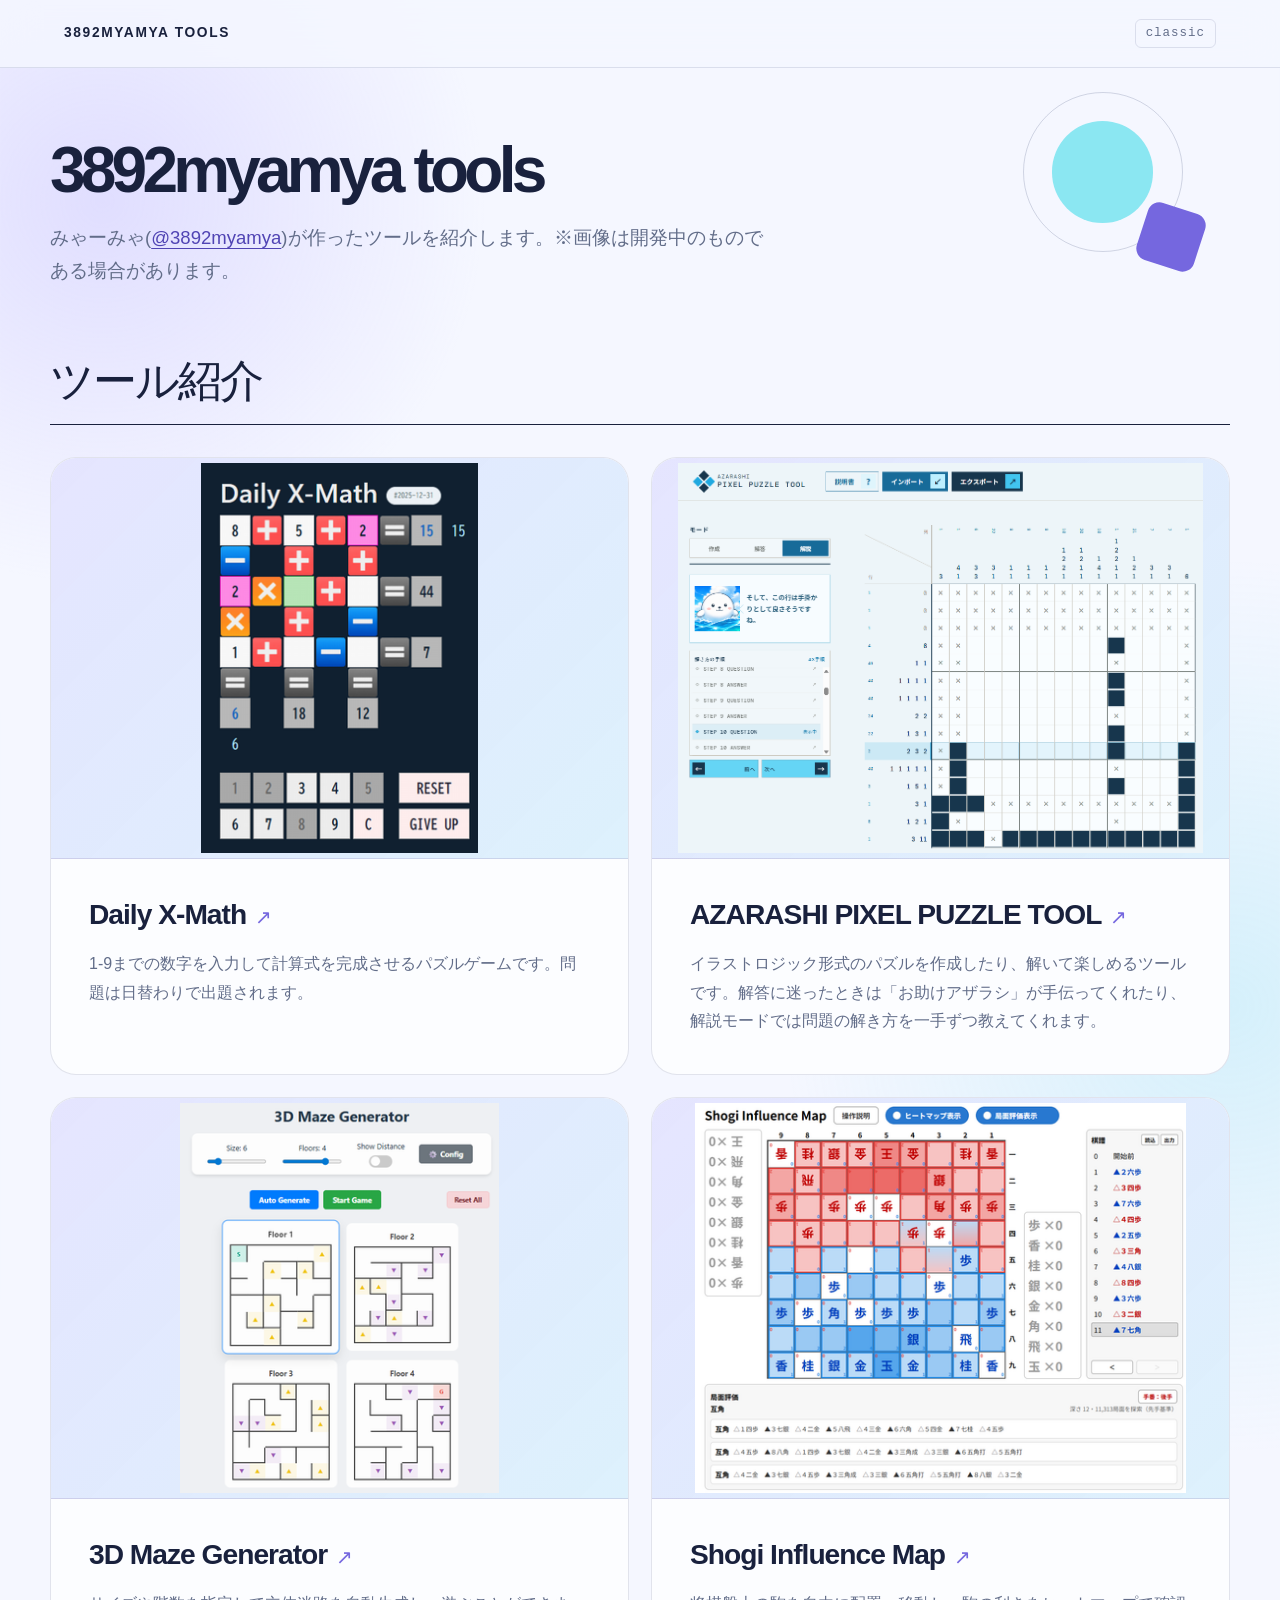
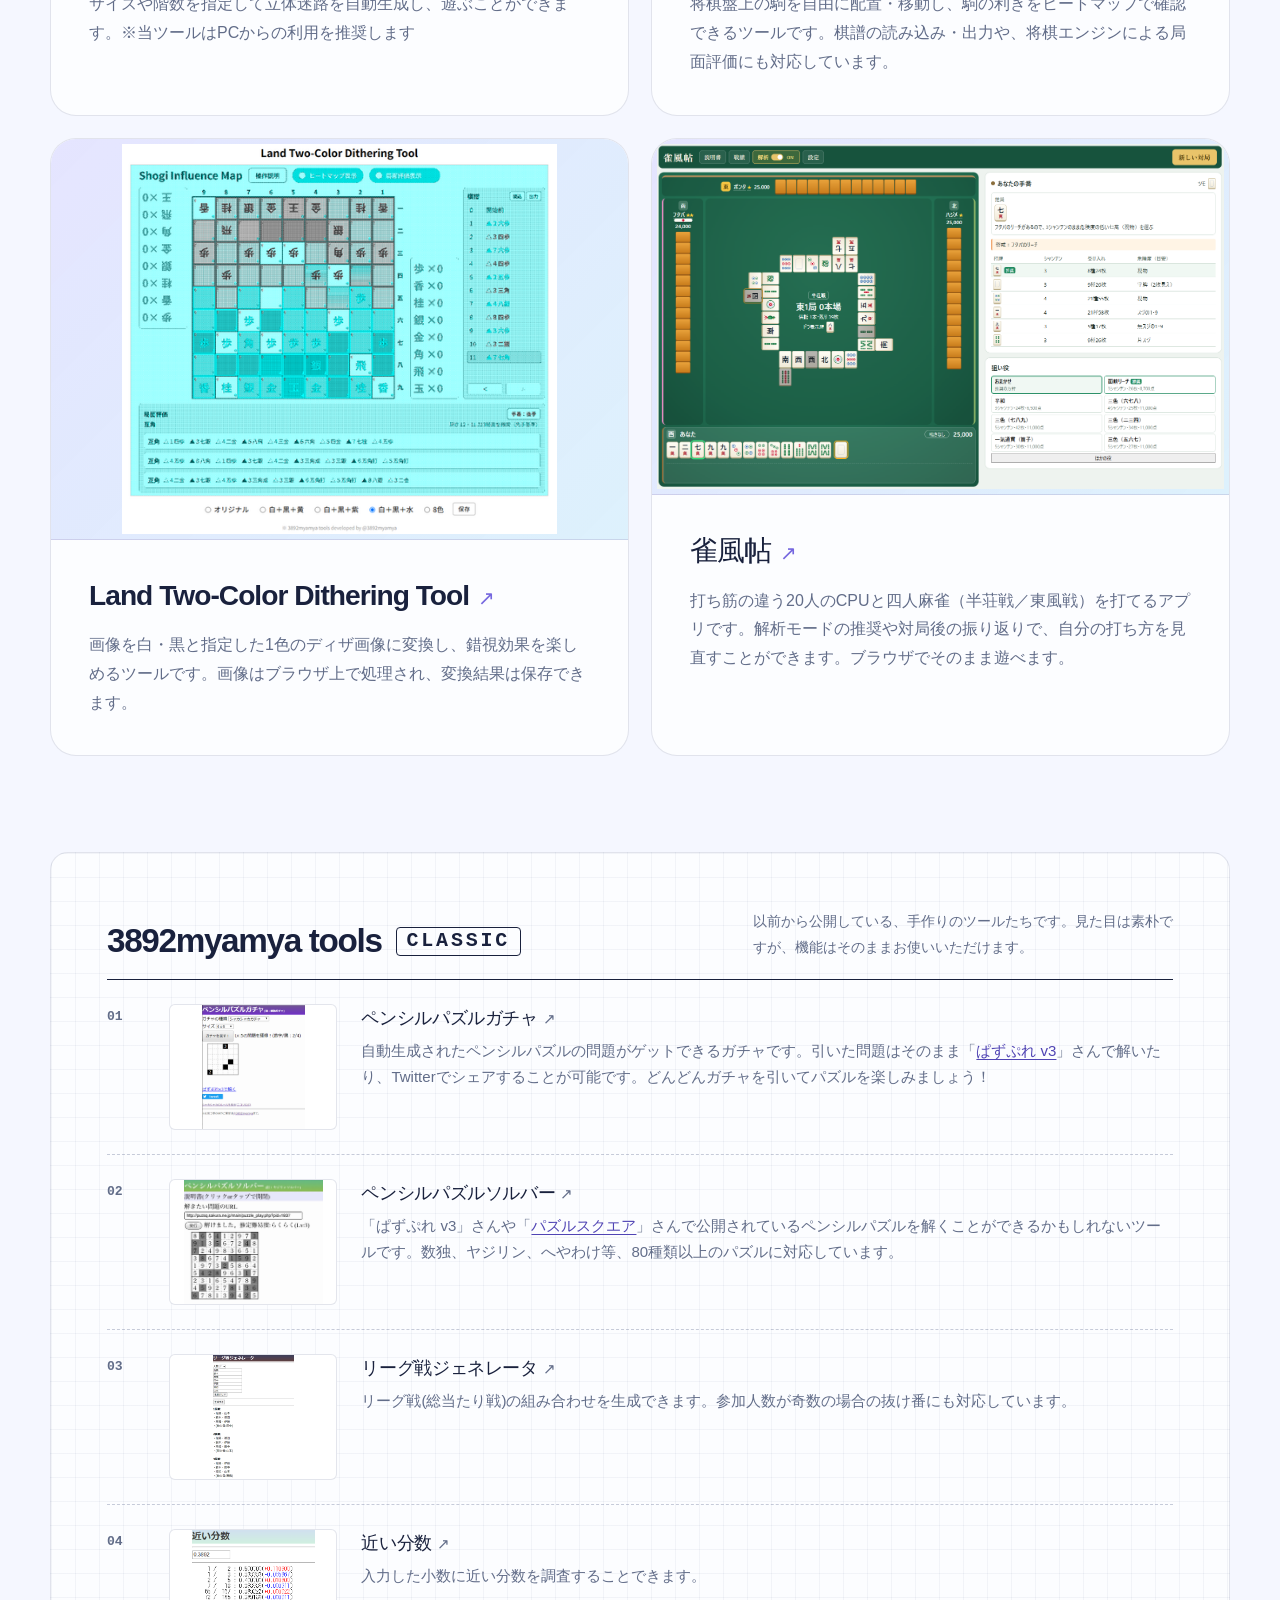
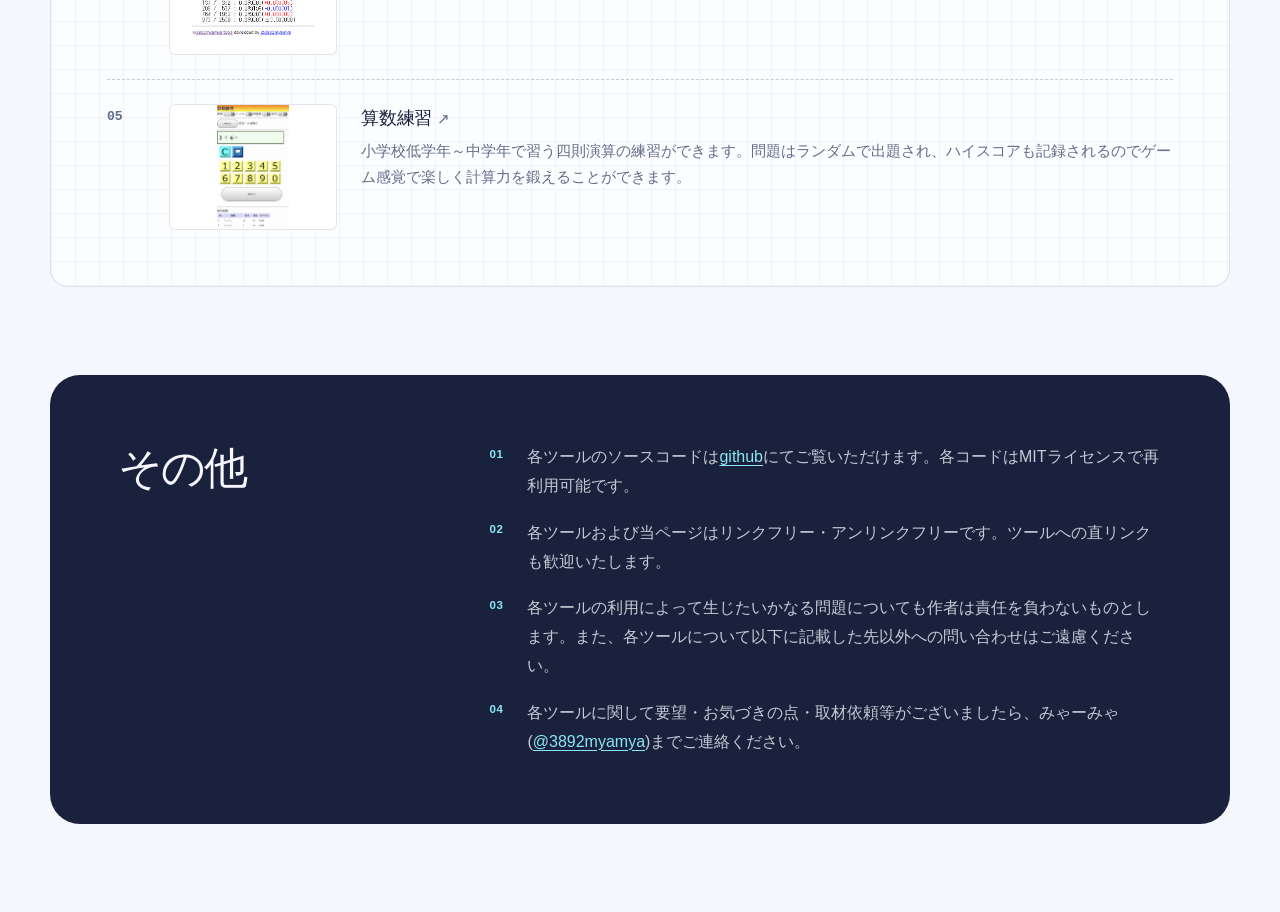
<file: index.html>
<!doctype html>
<!--
  Material Design Lite
  Copyright 2015 Google Inc. All rights reserved.

  Licensed under the Apache License, Version 2.0 (the "License");
  you may not use this file except in compliance with the License.
  You may obtain a copy of the License at

      https://www.apache.org/licenses/LICENSE-2.0

  Unless required by applicable law or agreed to in writing, software
  distributed under the License is distributed on an "AS IS" BASIS,
  WITHOUT WARRANTIES OR CONDITIONS OF ANY KIND, either express or implied.
  See the License for the specific language governing permissions and
  limitations under the License
-->
<html>
  <head>
    <!-- Global site tag (gtag.js) - Google Analytics -->
    <script async src="https://www.googletagmanager.com/gtag/js?id=UA-121350239-1"></script>
    <script>
        window.dataLayer = window.dataLayer || [];
        function gtag(){dataLayer.push(arguments);}
        gtag('js', new Date());
        gtag('config', 'UA-121350239-1');
    </script>
    <meta charset="utf-8">
    <meta http-equiv="X-UA-Compatible" content="IE=edge">
    <meta name="description" content="みゃーみゃ(@3892myamya)が作ったツールを紹介します。">

    <meta name="viewport" content="width=device-width, initial-scale=1.0, minimum-scale=1.0">
    <title>3892myamya tools</title>

    <!-- Add to homescreen for Chrome on Android -->
    <meta name="mobile-web-app-capable" content="yes">
    <link rel="icon" sizes="192x192" href="images/android-desktop.png">

    <!-- Add to homescreen for Safari on iOS -->
    <meta name="apple-mobile-web-app-capable" content="yes">
    <meta name="apple-mobile-web-app-status-bar-style" content="black">
    <meta name="apple-mobile-web-app-title" content="3892myamya tools">
    <link rel="apple-touch-icon-precomposed" href="images/ios-desktop.png">

    <!-- Tile icon for Win8 (144x144 + tile color) -->
    <meta name="msapplication-TileImage" content="images/touch/ms-touch-icon-144x144-precomposed.png">
    <meta name="msapplication-TileColor" content="#3372DF">

    <link rel="shortcut icon" href="images/favicon.png">

    <!-- SEO: If your mobile URL is different from the desktop URL, add a canonical link to the desktop page https://developers.google.com/webmasters/smartphone-sites/feature-phones -->
    <!--
    <link rel="canonical" href="http://www.example.com/">
    -->

    <link rel="stylesheet" href="styles.css?v=20261023">
  </head>
  <body>
    <header class="site-header">
      <a class="site-title" href="#top">3892myamya tools</a>
      <a class="site-nav" href="#classic">classic</a>
    </header>

    <main id="top">
      <section class="hero" aria-labelledby="about-title">
        <div class="hero-decoration" aria-hidden="true"></div>
        <h1 id="about-title">3892myamya tools</h1>
        <p>
          みゃーみゃ(<a href="https://twitter.com/3892myamya/" target="_blank" rel="noopener noreferrer">@3892myamya</a>)が作ったツールを紹介します。※画像は開発中のものである場合があります。
        </p>
      </section>

      <section class="tools-section" aria-labelledby="tools-title">
        <div class="section-heading">
          <h2 id="tools-title">ツール紹介</h2>
        </div>

        <div class="tool-grid">
          <article class="tool-card">
            <a class="tool-image" href="https://daily-x-math-front.onrender.com/" target="_blank" rel="noopener noreferrer"><img src="dailyxmath.png" alt="Daily X-Mathの画面" loading="lazy"></a>
            <div class="tool-content">
              <h3><a href="https://daily-x-math-front.onrender.com/" target="_blank" rel="noopener noreferrer">Daily X-Math</a></h3>
              <p>1-9までの数字を入力して計算式を完成させるパズルゲームです。問題は日替わりで出題されます。</p>
            </div>
          </article>

          <article class="tool-card">
            <a class="tool-image" href="https://daily-x-math-front.onrender.com/nono" target="_blank" rel="noopener noreferrer"><img src="appt.png" alt="AZARASHI PIXEL PUZZLE TOOLの画面" loading="lazy"></a>
            <div class="tool-content">
              <h3><a href="https://daily-x-math-front.onrender.com/nono" target="_blank" rel="noopener noreferrer">AZARASHI PIXEL PUZZLE TOOL</a></h3>
              <p>イラストロジック形式のパズルを作成したり、解いて楽しめるツールです。解答に迷ったときは「お助けアザラシ」が手伝ってくれたり、解説モードでは問題の解き方を一手ずつ教えてくれます。</p>
            </div>
          </article>

          <article class="tool-card">
            <a class="tool-image" href="https://daily-x-math-front.onrender.com/maze" target="_blank" rel="noopener noreferrer"><img src="3dmaze.png" alt="3D Maze Generatorの画面" loading="lazy"></a>
            <div class="tool-content">
              <h3><a href="https://daily-x-math-front.onrender.com/maze" target="_blank" rel="noopener noreferrer">3D Maze Generator</a></h3>
              <p>サイズや階数を指定して立体迷路を自動生成し、遊ぶことができます。※当ツールはPCからの利用を推奨します</p>
            </div>
          </article>

          <article class="tool-card">
            <a class="tool-image" href="https://daily-x-math-front.onrender.com/shogi" target="_blank" rel="noopener noreferrer"><img src="shogi.png" alt="Shogi Influence Mapの画面" loading="lazy"></a>
            <div class="tool-content">
              <h3><a href="https://daily-x-math-front.onrender.com/shogi" target="_blank" rel="noopener noreferrer">Shogi Influence Map</a></h3>
              <p>将棋盤上の駒を自由に配置・移動し、駒の利きをヒートマップで確認できるツールです。棋譜の読み込み・出力や、将棋エンジンによる局面評価にも対応しています。</p>
            </div>
          </article>

          <article class="tool-card">
            <a class="tool-image" href="https://daily-x-math-front.onrender.com/illusion" target="_blank" rel="noopener noreferrer"><img src="illusion.png" alt="Land Two-Color Dithering Toolの画面" loading="lazy"></a>
            <div class="tool-content">
              <h3><a href="https://daily-x-math-front.onrender.com/illusion" target="_blank" rel="noopener noreferrer">Land Two-Color Dithering Tool</a></h3>
              <p>画像を白・黒と指定した1色のディザ画像に変換し、錯視効果を楽しめるツールです。画像はブラウザ上で処理され、変換結果は保存できます。</p>
            </div>
          </article>

          <article class="tool-card">
            <a class="tool-image" href="https://daily-x-math-front.onrender.com/mahjong" target="_blank" rel="noopener noreferrer"><img src="mahjong.png" alt="雀風帖の画面" loading="lazy"></a>
            <div class="tool-content">
              <h3><a href="https://daily-x-math-front.onrender.com/mahjong" target="_blank" rel="noopener noreferrer">雀風帖</a></h3>
              <p>打ち筋の違う20人のCPUと四人麻雀（半荘戦／東風戦）を打てるアプリです。解析モードの推奨や対局後の振り返りで、自分の打ち方を見直すことができます。ブラウザでそのまま遊べます。</p>
            </div>
          </article>
        </div>
      </section>

      <section class="classic" id="classic" aria-labelledby="classic-title">
        <div class="classic-heading">
          <h2 id="classic-title">3892myamya tools <span class="classic-tag">classic</span></h2>
          <p>以前から公開している、手作りのツールたちです。見た目は素朴ですが、機能はそのままお使いいただけます。</p>
        </div>

        <ol class="classic-list">
          <li class="classic-item">
            <a class="classic-thumb" href="https://myamyasdvx.herokuapp.com/sudoku.html" target="_blank" rel="noopener noreferrer"><img src="sudoku.png" alt="ペンシルパズルガチャの画面" loading="lazy"></a>
            <div>
              <h3><a href="https://myamyasdvx.herokuapp.com/sudoku.html" target="_blank" rel="noopener noreferrer">ペンシルパズルガチャ</a></h3>
              <p>自動生成されたペンシルパズルの問題がゲットできるガチャです。引いた問題はそのまま「<a href="http://pzv.jp/" target="_blank" rel="noopener noreferrer">ぱずぷれ v3</a>」さんで解いたり、Twitterでシェアすることが可能です。どんどんガチャを引いてパズルを楽しみましょう！</p>
            </div>
          </li>

          <li class="classic-item">
            <a class="classic-thumb" href="https://myamyasdvx.herokuapp.com/yajilin.html" target="_blank" rel="noopener noreferrer"><img src="penpa.png" alt="ペンシルパズルソルバーの画面" loading="lazy"></a>
            <div>
              <h3><a href="https://myamyasdvx.herokuapp.com/yajilin.html" target="_blank" rel="noopener noreferrer">ペンシルパズルソルバー</a></h3>
              <p>「ぱずぷれ v3」さんや「<a href="http://puzsq.sakura.ne.jp/main/index.php" target="_blank" rel="noopener noreferrer">パズルスクエア</a>」さんで公開されているペンシルパズルを解くことができるかもしれないツールです。数独、ヤジリン、へやわけ等、80種類以上のパズルに対応しています。</p>
            </div>
          </li>

          <li class="classic-item">
            <a class="classic-thumb" href="https://myamyasdvx.herokuapp.com/league.html" target="_blank" rel="noopener noreferrer"><img src="league.png" alt="リーグ戦ジェネレータの画面" loading="lazy"></a>
            <div>
              <h3><a href="https://myamyasdvx.herokuapp.com/league.html" target="_blank" rel="noopener noreferrer">リーグ戦ジェネレータ</a></h3>
              <p>リーグ戦(総当たり戦)の組み合わせを生成できます。参加人数が奇数の場合の抜け番にも対応しています。</p>
            </div>
          </li>

          <li class="classic-item">
            <a class="classic-thumb" href="https://myamyasdvx.herokuapp.com/bunsu.html" target="_blank" rel="noopener noreferrer"><img src="bunsu.png" alt="近い分数の画面" loading="lazy"></a>
            <div>
              <h3><a href="https://myamyasdvx.herokuapp.com/bunsu.html" target="_blank" rel="noopener noreferrer">近い分数</a></h3>
              <p>入力した小数に近い分数を調査することできます。</p>
            </div>
          </li>

          <li class="classic-item">
            <a class="classic-thumb" href="https://myamyasdvx.herokuapp.com/sansu.html" target="_blank" rel="noopener noreferrer"><img src="sansu.png" alt="算数練習の画面" loading="lazy"></a>
            <div>
              <h3><a href="https://myamyasdvx.herokuapp.com/sansu.html" target="_blank" rel="noopener noreferrer">算数練習</a></h3>
              <p>小学校低学年～中学年で習う四則演算の練習ができます。問題はランダムで出題され、ハイスコアも記録されるのでゲーム感覚で楽しく計算力を鍛えることができます。</p>
            </div>
          </li>
        </ol>
      </section>

      <section class="notes" aria-labelledby="notes-title">
        <h2 id="notes-title">その他</h2>
        <ul>
          <li>各ツールのソースコードは<a href="https://github.com/3892myamya/sdvx" target="_blank" rel="noopener noreferrer">github</a>にてご覧いただけます。各コードはMITライセンスで再利用可能です。</li>
          <li>各ツールおよび当ページはリンクフリー・アンリンクフリーです。ツールへの直リンクも歓迎いたします。</li>
          <li>各ツールの利用によって生じたいかなる問題についても作者は責任を負わないものとします。また、各ツールについて以下に記載した先以外への問い合わせはご遠慮ください。</li>
          <li>各ツールに関して要望・お気づきの点・取材依頼等がございましたら、みゃーみゃ(<a href="https://twitter.com/3892myamya/" target="_blank" rel="noopener noreferrer">@3892myamya</a>)までご連絡ください。</li>
        </ul>
      </section>
    </main>

  </body>
</html>
</file>
<file: styles.css>
:root {
  --ink: #19213d;
  --muted: #626d89;
  --canvas: #f5f7ff;
  --surface: #fcfdff;
  --line: rgba(57, 72, 118, 0.14);
  --accent: #7567df;
  --accent-dark: #5044b4;
  --aqua: #8be7f2;
  --shadow: 0 20px 55px rgba(68, 75, 135, 0.12);
  --mono: ui-monospace, "SFMono-Regular", Menlo, Consolas, monospace;
  font-family: Inter, "Noto Sans JP", "Hiragino Kaku Gothic ProN", "Yu Gothic", sans-serif;
  color: var(--ink);
  background: var(--canvas);
  font-synthesis: none;
}

* {
  box-sizing: border-box;
}

html {
  scroll-behavior: smooth;
}

body {
  min-width: 320px;
  margin: 0;
  background:
    radial-gradient(circle at 8% 5%, rgba(176, 164, 255, 0.3), transparent 24rem),
    radial-gradient(circle at 96% 25%, rgba(111, 218, 239, 0.24), transparent 28rem),
    var(--canvas);
  color: var(--ink);
  font-size: 16px;
  line-height: 1.8;
}

a {
  color: var(--accent-dark);
  text-decoration-thickness: 1px;
  text-underline-offset: 0.2em;
}

a:focus-visible {
  outline: 3px solid var(--accent);
  outline-offset: 4px;
  border-radius: 4px;
}

.site-header {
  position: sticky;
  top: 0;
  z-index: 10;
  display: flex;
  align-items: center;
  min-height: 68px;
  padding: 0 clamp(20px, 5vw, 72px);
  border-bottom: 1px solid var(--line);
  background: rgba(245, 247, 255, 0.82);
  backdrop-filter: blur(18px);
}

.site-title {
  color: var(--ink);
  font-size: 0.86rem;
  font-weight: 800;
  letter-spacing: 0.12em;
  text-decoration: none;
  text-transform: uppercase;
}

.site-nav {
  margin-left: auto;
  padding: 2px 10px;
  border: 1px solid var(--line);
  border-radius: 6px;
  color: var(--muted);
  font-family: var(--mono);
  font-size: 0.78rem;
  letter-spacing: 0.08em;
  text-decoration: none;
}

.site-nav:hover {
  border-color: var(--ink);
  color: var(--ink);
}

main {
  width: min(1180px, calc(100% - 40px));
  margin: 0 auto;
}

.hero {
  position: relative;
  isolation: isolate;
  padding: clamp(48px, 6vw, 72px) 0 clamp(40px, 5vw, 56px);
  overflow: hidden;
}

.hero h1 {
  max-width: 860px;
  margin: 0;
  font-size: clamp(2.4rem, 5vw, 4.75rem);
  font-weight: 850;
  letter-spacing: -0.075em;
  line-height: 0.95;
}

.hero p {
  max-width: 720px;
  margin: 20px 0 0;
  color: var(--muted);
  font-size: clamp(1rem, 1.6vw, 1.16rem);
}

.hero-decoration {
  position: absolute;
  z-index: -1;
  top: 24px;
  right: 4%;
  width: clamp(96px, 13vw, 160px);
  aspect-ratio: 1;
  border: 1px solid rgba(57, 72, 118, 0.2);
  border-radius: 50%;
}

.hero-decoration::before,
.hero-decoration::after {
  position: absolute;
  content: "";
}

.hero-decoration::before {
  inset: 18%;
  border-radius: 50%;
  background: var(--aqua);
}

.hero-decoration::after {
  right: -12%;
  bottom: -10%;
  width: 38%;
  aspect-ratio: 1;
  border-radius: 20%;
  background: var(--accent);
  transform: rotate(18deg);
}

.tools-section {
  padding: 12px 0 96px;
}

.section-heading {
  display: flex;
  align-items: end;
  justify-content: space-between;
  gap: 24px;
  margin-bottom: 32px;
  padding-bottom: 18px;
  border-bottom: 1px solid var(--ink);
}

.section-heading h2,
.notes h2 {
  margin: 0;
  font-size: clamp(1.8rem, 3.4vw, 3rem);
  letter-spacing: -0.045em;
  line-height: 1.15;
}

.section-heading span {
  color: var(--muted);
  font-size: 0.78rem;
  font-weight: 750;
  letter-spacing: 0.12em;
  text-transform: uppercase;
}

.tool-grid {
  display: grid;
  grid-template-columns: repeat(2, minmax(0, 1fr));
  gap: 22px;
}

.tool-card {
  display: flex;
  min-width: 0;
  flex-direction: column;
  overflow: hidden;
  border: 1px solid var(--line);
  border-radius: 26px;
  background: var(--surface);
  box-shadow: 0 1px 0 rgba(255, 255, 255, 0.8) inset;
  transition: border-color 180ms ease, box-shadow 180ms ease, transform 180ms ease;
}

.tool-card:hover {
  border-color: rgba(57, 72, 118, 0.3);
  box-shadow: var(--shadow);
  transform: translateY(-4px);
}

.tool-image {
  display: grid;
  min-height: 260px;
  place-items: center;
  overflow: hidden;
  border-bottom: 1px solid var(--line);
  background:
    linear-gradient(135deg, rgba(176, 164, 255, 0.2), rgba(111, 218, 239, 0.16)),
    #f2f5ff;
}

.tool-image img {
  display: block;
  width: calc(100% - 10px);
  height: calc(100% - 10px);
  margin: 5px;
  max-height: 390px;
  object-fit: contain;
  transition: transform 300ms cubic-bezier(0.2, 0.7, 0.2, 1);
}

.tool-card:hover .tool-image img {
  transform: scale(1.018);
}

.tool-content {
  padding: clamp(24px, 4vw, 38px);
}

.tool-content h3 {
  margin: 0 0 18px;
  font-size: clamp(1.35rem, 2.2vw, 1.9rem);
  letter-spacing: -0.035em;
  line-height: 1.25;
}

.tool-content h3 a {
  color: var(--ink);
  text-decoration: none;
}

.tool-content h3 a::after {
  display: inline-block;
  margin-left: 0.45em;
  color: var(--accent);
  content: "↗";
  font-size: 0.72em;
  transition: transform 180ms ease;
}

.tool-content h3 a:hover::after {
  transform: translate(3px, -3px);
}

.tool-content p {
  margin: 0;
  color: var(--muted);
}

.classic {
  margin-bottom: 88px;
  padding: clamp(28px, 5vw, 56px);
  border: 1px solid var(--line);
  border-radius: 18px;
  background:
    linear-gradient(rgba(57, 72, 118, 0.05) 1px, transparent 1px) 0 0 / 24px 24px,
    linear-gradient(90deg, rgba(57, 72, 118, 0.05) 1px, transparent 1px) 0 0 / 24px 24px,
    var(--surface);
}

.classic-heading {
  display: flex;
  flex-wrap: wrap;
  align-items: end;
  justify-content: space-between;
  gap: 12px 32px;
  padding-bottom: 18px;
  border-bottom: 1px solid var(--ink);
}

.classic-heading h2 {
  display: flex;
  flex-wrap: wrap;
  align-items: center;
  gap: 4px 14px;
  margin: 0;
  font-size: clamp(1.4rem, 2.6vw, 2.1rem);
  letter-spacing: -0.04em;
  line-height: 1.2;
}

.classic-tag {
  padding: 1px 10px 2px;
  border: 1.5px solid var(--ink);
  border-radius: 4px;
  font-family: var(--mono);
  font-size: 0.6em;
  font-weight: 700;
  letter-spacing: 0.14em;
  text-transform: uppercase;
}

.classic-heading p {
  max-width: 420px;
  margin: 0;
  color: var(--muted);
  font-size: 0.9rem;
}

.classic-list {
  margin: 0;
  padding: 0;
  list-style: none;
  counter-reset: classic;
}

.classic-item {
  display: grid;
  grid-template-columns: 2.4rem 168px minmax(0, 1fr);
  gap: 24px;
  align-items: start;
  padding: 24px 0;
  border-bottom: 1px dashed rgba(57, 72, 118, 0.28);
  counter-increment: classic;
}

.classic-item:last-child {
  padding-bottom: 0;
  border-bottom: 0;
}

.classic-item::before {
  color: var(--muted);
  content: counter(classic, decimal-leading-zero);
  font-family: var(--mono);
  font-size: 0.82rem;
  font-weight: 700;
  line-height: 2;
}

.classic-thumb {
  display: block;
  aspect-ratio: 4 / 3;
  overflow: hidden;
  border: 1px solid var(--line);
  border-radius: 6px;
  background: #fff;
}

.classic-thumb img {
  display: block;
  width: 100%;
  height: 100%;
  object-fit: contain;
  transition: transform 300ms cubic-bezier(0.2, 0.7, 0.2, 1);
}

.classic-item:hover .classic-thumb img {
  transform: scale(1.04);
}

.classic-item h3 {
  margin: 0 0 6px;
  font-size: 1.15rem;
  letter-spacing: -0.02em;
  line-height: 1.5;
}

.classic-item h3 a {
  color: var(--ink);
  text-decoration: none;
}

.classic-item h3 a::after {
  margin-left: 0.35em;
  color: var(--muted);
  content: "↗";
  font-size: 0.8em;
}

.classic-item h3 a:hover {
  text-decoration: underline;
}

.classic-item p {
  margin: 0;
  color: var(--muted);
  font-size: 0.94rem;
  line-height: 1.75;
}

.notes {
  display: grid;
  grid-template-columns: minmax(180px, 0.4fr) minmax(0, 1fr);
  gap: clamp(36px, 8vw, 120px);
  margin-bottom: 88px;
  padding: clamp(36px, 6vw, 68px);
  border-radius: 30px;
  background: var(--ink);
  color: #f7f8ff;
}

.notes ul {
  display: grid;
  gap: 18px;
  margin: 0;
  padding: 0;
  list-style: none;
  counter-reset: notes;
}

.notes li {
  position: relative;
  padding-left: 38px;
  color: rgba(247, 248, 255, 0.78);
  counter-increment: notes;
}

.notes li::before {
  position: absolute;
  top: 0.05em;
  left: 0;
  color: var(--aqua);
  content: "0" counter(notes);
  font-size: 0.72rem;
  font-weight: 800;
  letter-spacing: 0.06em;
}

.notes a {
  color: var(--aqua);
}

.site-footer {
  display: flex;
  justify-content: center;
  padding: 0 20px 40px;
  color: var(--muted);
  font-size: 0.78rem;
  font-weight: 700;
  letter-spacing: 0.1em;
}

@media (max-width: 760px) {
  .site-header {
    min-height: 58px;
  }

  main {
    width: min(100% - 28px, 600px);
  }

  .hero {
    padding: 44px 0 36px;
  }

  .hero h1 {
    max-width: 85%;
  }

  .hero-decoration {
    top: 18px;
    right: -18px;
    width: 96px;
  }

  .tools-section {
    padding-bottom: 64px;
  }

  .tool-grid {
    grid-template-columns: 1fr;
  }

  .classic {
    margin-bottom: 64px;
  }

  .classic-item {
    grid-template-columns: 96px minmax(0, 1fr);
    gap: 16px;
  }

  .classic-item::before {
    display: none;
  }

  .tool-image {
    min-height: 200px;
  }

  .notes {
    grid-template-columns: 1fr;
  }
}

@media (prefers-reduced-motion: reduce) {
  html {
    scroll-behavior: auto;
  }

  .tool-card,
  .tool-image img,
  .classic-thumb img,
  .tool-content h3 a::after {
    transition: none;
  }
}
</file>
